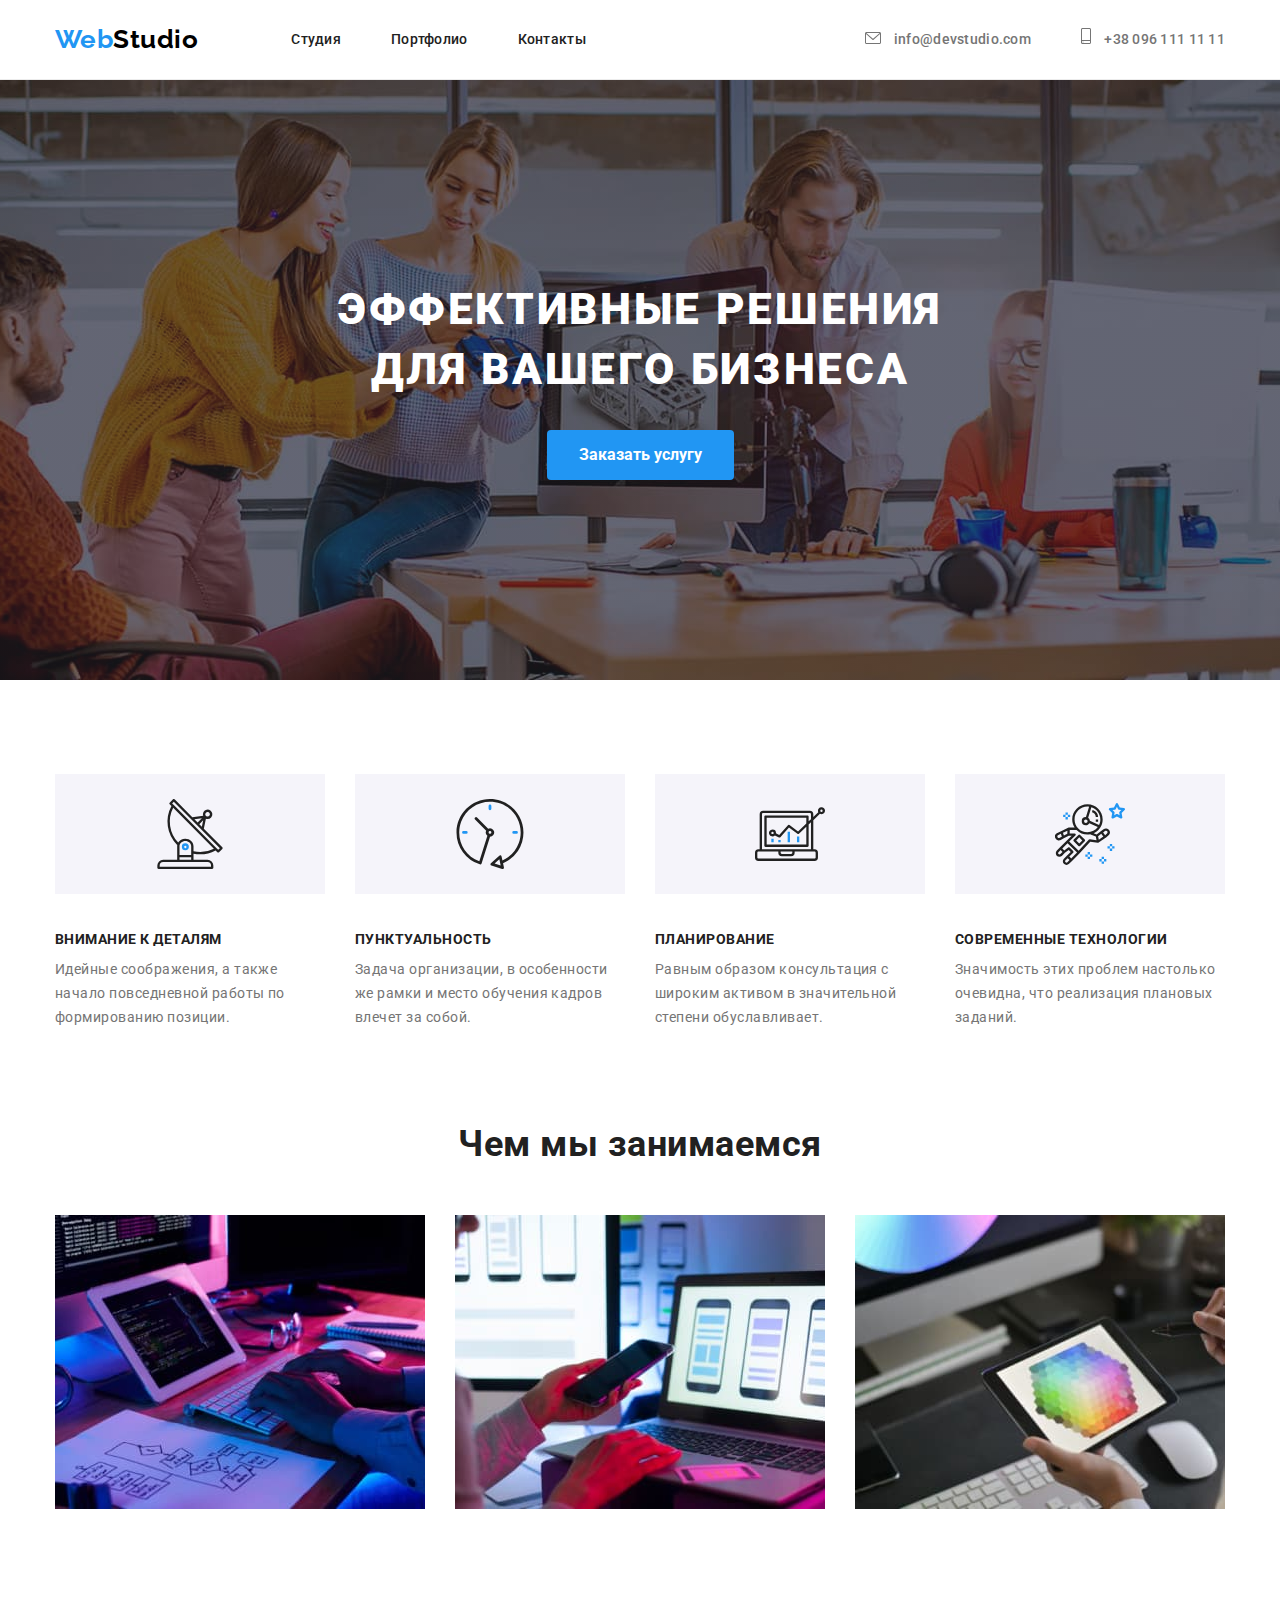
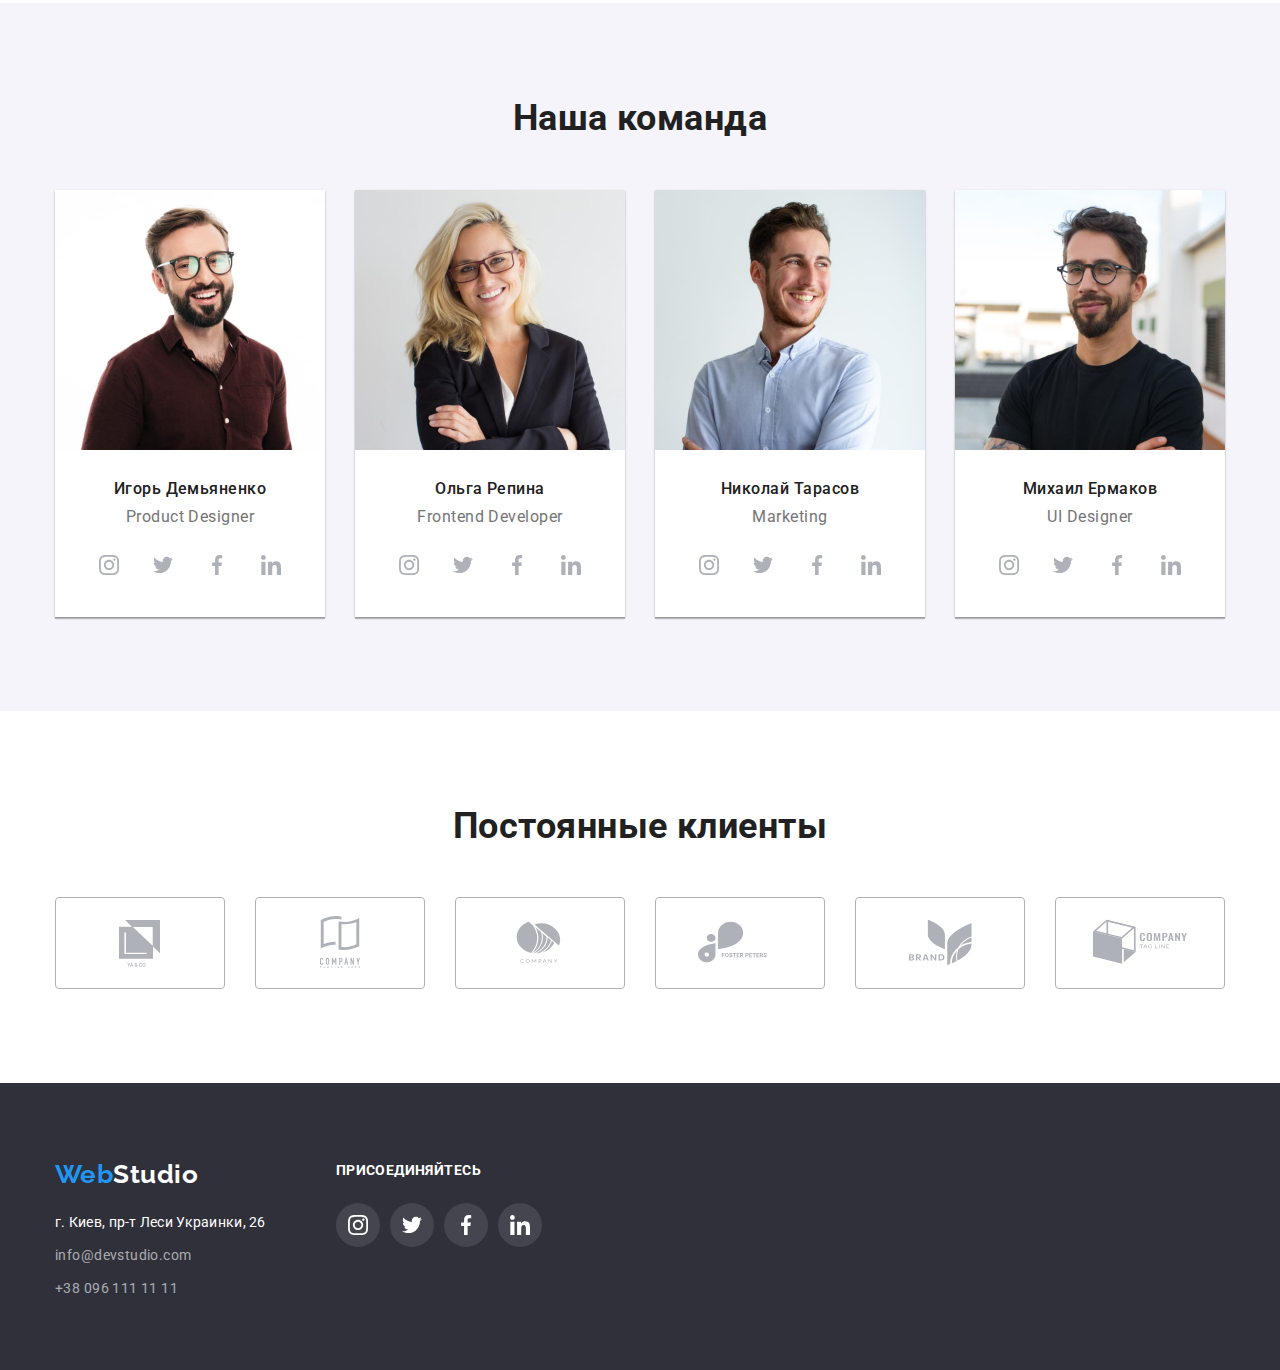
<file: index.html>
<!DOCTYPE html>
<html lang="ru">
  <head>
    <meta charset="UTF-8" />
    <meta http-equiv="X-UA-Compatible" content="IE=edge" />
    <meta name="viewport" content="width=device-width, initial-scale=1.0" />
    <title>WebStudio</title>

    <link rel="preconnect" href="https://fonts.googleapis.com" />
    <link rel="preconnect" href="https://fonts.gstatic.com" crossorigin />
    <link
      href="https://fonts.googleapis.com/css2?family=Raleway:wght@700&family=Roboto:wght@400;500;700;900&display=swap"
      rel="stylesheet"
    />
    <link
      rel="stylesheet"
      href="https://cdnjs.cloudflare.com/ajax/libs/modern-normalize/1.1.0/modern-normalize.min.css"
    />
    <link rel="stylesheet" href="./css/style.css" />
  </head>
  <body>
    <header>
      <div class="container navigation">
        <nav>
          <div class="logo-name">
            <a href="./index.html" class="logo"
              >Web<span class="logo-stud">Studio</span></a
            >
          </div>
          <ul class="links">
            <li class="links-item">
              <a href=" " class="link active">Студия</a>
            </li>
            <li class="links-item">
              <a href="./portfolio.html" class="link">Портфолио</a>
            </li>
            <li class="links-item"><a href=" " class="link">Контакты</a></li>
          </ul>
        </nav>
        <address>
          <ul class="contact-links">
            <li class="links-item">
              <a href="mailto:info@devstudio.com" class="link email">
                <svg class="email-icon">
                  <use href="./images/symbol-defs.svg#email-icon"></use>
                </svg>
                info@devstudio.com</a
              >
            </li>
            <li class="links-item">
              <a href="tel:+380961111111" class="link tel">
                <svg class="tel-icon">
                  <use href="./images/symbol-defs.svg#tel-icon"></use>
                </svg>
                +38 096 111 11 11</a
              >
            </li>
          </ul>
        </address>
      </div>
    </header>
    <main>
      <section class="mains">
        <div class="container main">
          <h1 class="main-caption">
            Эффективные решения<br />для вашего бизнеса
          </h1>
          <button type="button">Заказать услугу</button>
        </div>
      </section>

      <section class="profits">
        <div class="container profit">
          <ul class="profits-list">
            <li class="profits-item icon-antenna">
              <h3 class="about-title">ВНИМАНИЕ К ДЕТАЛЯМ</h3>
              <p class="about-text">
                Идейные соображения, а также начало повседневной работы по
                формированию позиции.
              </p>
            </li>
            <li class="profits-item icon-clock">
              <h3 class="about-title">ПУНКТУАЛЬНОСТЬ</h3>
              <p class="about-text">
                Задача организации, в особенности же рамки и место обучения
                кадров влечет за собой.
              </p>
            </li>
            <li class="profits-item icon-diagram">
              <h3 class="about-title">ПЛАНИРОВАНИЕ</h3>
              <p class="about-text">
                Равным образом консультация с широким активом в значительной
                степени обуславливает.
              </p>
            </li>
            <li class="profits-item icon-astronaut">
              <h3 class="about-title">СОВРЕМЕННЫЕ ТЕХНОЛОГИИ</h3>
              <p class="about-text">
                Значимость этих проблем настолько очевидна, что реализация
                плановых заданий.
              </p>
            </li>
          </ul>
        </div>
      </section>

      <section class="works">
        <div class="container work">
          <h2 class="section-title">Чем мы занимаемся</h2>
          <ul class="foto">
            <li class="foto-work">
              <img src="images/img1.jpg" width="370" alt="Фото1" />
            </li>
            <li class="foto-work">
              <img src="images/img2.jpg" width="370" alt="Фото2" />
            </li>
            <li class="foto-work">
              <img src="images/img3.jpg" width="370" alt="Фото3" />
            </li>
          </ul>
        </div>
      </section>
      <section class="abouts">
        <div class="container about">
          <h2 class="section-title">Наша команда</h2>
          <ul class="command-list">
            <li class="foto-people">
              <img
                class="about-image"
                src="images/prod_dis.jpg"
                width="270"
                height="260"
                alt="Product Designer"
              />
              <div class="personal">
                <p class="name">Игорь Демьяненко</p>
                <p class="position">Product Designer</p>
                <ul class="personal-list">
                  <li class="personal-item">
                    <a href="#" class="personal-link">
                      <svg class="personal-icon" width="20" height="20">
                        <use
                          href="./images/symbol-defs.svg#icon-instagram"
                        ></use>
                      </svg>
                    </a>
                  </li>
                  <li class="personal-item">
                    <a href="#" class="personal-link">
                      <svg class="personal-icon" width="20" height="20">
                        <use href="./images/symbol-defs.svg#icon-twitter"></use>
                      </svg>
                    </a>
                  </li>
                  <li class="personal-item">
                    <a href="#" class="personal-link">
                      <svg class="personal-icon" width="20" height="20">
                        <use
                          href="./images/symbol-defs.svg#icon-facebook"
                        ></use>
                      </svg>
                    </a>
                  </li>
                  <li class="personal-item">
                    <a href="#" class="personal-link">
                      <svg class="personal-icon" width="20" height="20">
                        <use
                          href="./images/symbol-defs.svg#icon-linkedin"
                        ></use>
                      </svg>
                    </a>
                  </li>
                </ul>
              </div>
            </li>
            <li class="foto-people">
              <img
                class="about-image"
                src="images/front_dev.jpg"
                width="270"
                height="260"
                alt="Frontend Developer"
              />
              <div class="personal">
                <p class="name">Ольга Репина</p>
                <p class="position">Frontend Developer</p>
                <ul class="personal-list">
                  <li class="personal-item">
                    <a href="#" class="personal-link">
                      <svg class="personal-icon" width="20" height="20">
                        <use
                          href="./images/symbol-defs.svg#icon-instagram"
                        ></use>
                      </svg>
                    </a>
                  </li>
                  <li class="personal-item">
                    <a href="#" class="personal-link">
                      <svg class="personal-icon" width="20" height="20">
                        <use href="./images/symbol-defs.svg#icon-twitter"></use>
                      </svg>
                    </a>
                  </li>
                  <li class="personal-item">
                    <a href="#" class="personal-link">
                      <svg class="personal-icon" width="20" height="20">
                        <use
                          href="./images/symbol-defs.svg#icon-facebook"
                        ></use>
                      </svg>
                    </a>
                  </li>
                  <li class="personal-item">
                    <a href="#" class="personal-link">
                      <svg class="personal-icon" width="20" height="20">
                        <use
                          href="./images/symbol-defs.svg#icon-linkedin"
                        ></use>
                      </svg>
                    </a>
                  </li>
                </ul>
              </div>
            </li>
            <li class="foto-people">
              <img
                class="about-image"
                src="images/mark.jpg"
                width="270"
                height="260"
                alt="Marketing"
              />
              <div class="personal">
                <p class="name">Николай Тарасов</p>
                <p class="position">Marketing</p>
                <ul class="personal-list">
                  <li class="personal-item">
                    <a href="#" class="personal-link">
                      <svg class="personal-icon" width="20" height="20">
                        <use
                          href="./images/symbol-defs.svg#icon-instagram"
                        ></use>
                      </svg>
                    </a>
                  </li>
                  <li class="personal-item">
                    <a href="#" class="personal-link">
                      <svg class="personal-icon" width="20" height="20">
                        <use href="./images/symbol-defs.svg#icon-twitter"></use>
                      </svg>
                    </a>
                  </li>
                  <li class="personal-item">
                    <a href="#" class="personal-link">
                      <svg class="personal-icon" width="20" height="20">
                        <use
                          href="./images/symbol-defs.svg#icon-facebook"
                        ></use>
                      </svg>
                    </a>
                  </li>
                  <li class="personal-item">
                    <a href="#" class="personal-link">
                      <svg class="personal-icon" width="20" height="20">
                        <use
                          href="./images/symbol-defs.svg#icon-linkedin"
                        ></use>
                      </svg>
                    </a>
                  </li>
                </ul>
              </div>
            </li>
            <li class="foto-people">
              <img
                class="about-image"
                src="images/ul_des.jpg"
                width="270"
                height="260"
                alt="UI Designer"
              />
              <div class="personal">
                <p class="name">Михаил Ермаков</p>
                <p class="position">UI Designer</p>
                <ul class="personal-list">
                  <li class="personal-item">
                    <a href="#" class="personal-link">
                      <svg class="personal-icon" width="20" height="20">
                        <use
                          href="./images/symbol-defs.svg#icon-instagram"
                        ></use>
                      </svg>
                    </a>
                  </li>
                  <li class="personal-item">
                    <a href="#" class="personal-link">
                      <svg class="personal-icon" width="20" height="20">
                        <use href="./images/symbol-defs.svg#icon-twitter"></use>
                      </svg>
                    </a>
                  </li>
                  <li class="personal-item">
                    <a href="#" class="personal-link">
                      <svg class="personal-icon" width="20" height="20">
                        <use
                          href="./images/symbol-defs.svg#icon-facebook"
                        ></use>
                      </svg>
                    </a>
                  </li>
                  <li class="personal-item">
                    <a href="#" class="personal-link">
                      <svg class="personal-icon" width="20" height="20">
                        <use
                          href="./images/symbol-defs.svg#icon-linkedin"
                        ></use>
                      </svg>
                    </a>
                  </li>
                </ul>
              </div>
            </li>
          </ul>
        </div>
      </section>
      <section class="clients">
        <div class="container">
          <h2 class="section-title">Постоянные клиенты</h2>
          <ul class="clients-list">
            <li class="clients-item">
              <a href="" class="clients-link">
                <svg class="clients-icons" width="106" height="60">
                  <use href="./images/symbol-defs.svg#icon-client1"></use>
                </svg>
              </a>
            </li>
            <li class="clients-item">
              <a href="" class="clients-link">
                <svg class="clients-icons" width="106" heigth="60">
                  <use href="./images/symbol-defs.svg#icon-client2"></use>
                </svg>
              </a>
            </li>
            <li class="clients-item">
              <a href="" class="clients-link">
                <svg class="clients-icons" width="106" heigth="60">
                  <use href="./images/symbol-defs.svg#icon-client3"></use>
                </svg>
              </a>
            </li>
            <li class="clients-item">
              <a href="" class="clients-link">
                <svg class="clients-icons" width="106" heigth="60">
                  <use href="./images/symbol-defs.svg#icon-client4"></use>
                </svg>
              </a>
            </li>
            <li class="clients-item">
              <a href="" class="clients-link">
                <svg class="clients-icons" width="106" heigth="60">
                  <use href="./images/symbol-defs.svg#icon-client5"></use>
                </svg>
              </a>
            </li>
            <li class="clients-item">
              <a href="" class="clients-link">
                <svg class="clients-icons" width="106" heigth="60">
                  <use href="./images/symbol-defs.svg#icon-client6"></use>
                </svg>
              </a>
            </li>
          </ul>
        </div>
      </section>
    </main>
    <footer>
      <div class="container">
        <ul class="info-end">
          <li class="info-item">
            <div class="logo-end">
              <a href="./index.html" class="logo"
                >Web<span class="logo-stud">Studio</span></a
              >
            </div>
            <address>
              <ul class="contacts">
                <li class="contacts-item">
                  <a
                    href="https://goo.gl/maps/oR3F1YAG6LvCoMsa9"
                    target="_blank"
                    rel="noopener noreferrer"
                    class="link-adress"
                    >г. Киев, пр-т Леси Украинки, 26</a
                  >
                </li>
                <li class="contacts-item">
                  <a href="mailto:info@devstudio.com" class="link-end"
                    >info@devstudio.com</a
                  >
                </li>
                <li class="contacts-item">
                  <a href="tel:+380961111111" class="link-end"
                    >+38 096 111 11 11</a
                  >
                </li>
              </ul>
            </address>
          </li>
          <li class="info-item">
            <h4 class="social-title">ПРИСОЕДИНЯЙТЕСЬ</h4>
            <ul class="social-list">
              <li class="social-item">
                <a href="#" class="social-link">
                  <svg class="social-icon" width="20" height="20">
                    <use href="./images/symbol-defs.svg#icon-instagram"></use>
                  </svg>
                </a>
              </li>
              <li class="social-item">
                <a href="#" class="social-link">
                  <svg class="social-icon" width="20" height="20">
                    <use href="./images/symbol-defs.svg#icon-twitter"></use>
                  </svg>
                </a>
              </li>
              <li class="social-item">
                <a href="#" class="social-link">
                  <svg class="social-icon" width="20" height="20">
                    <use href="./images/symbol-defs.svg#icon-facebook"></use>
                  </svg>
                </a>
              </li>
              <li class="social-item">
                <a href="#" class="social-link">
                  <svg class="social-icon" width="20px" height="20px">
                    <use href="./images/symbol-defs.svg#icon-linkedin"></use>
                  </svg>
                </a>
              </li>
            </ul>
          </li>
        </ul>
      </div>
    </footer>
  </body>
</html>
</file>
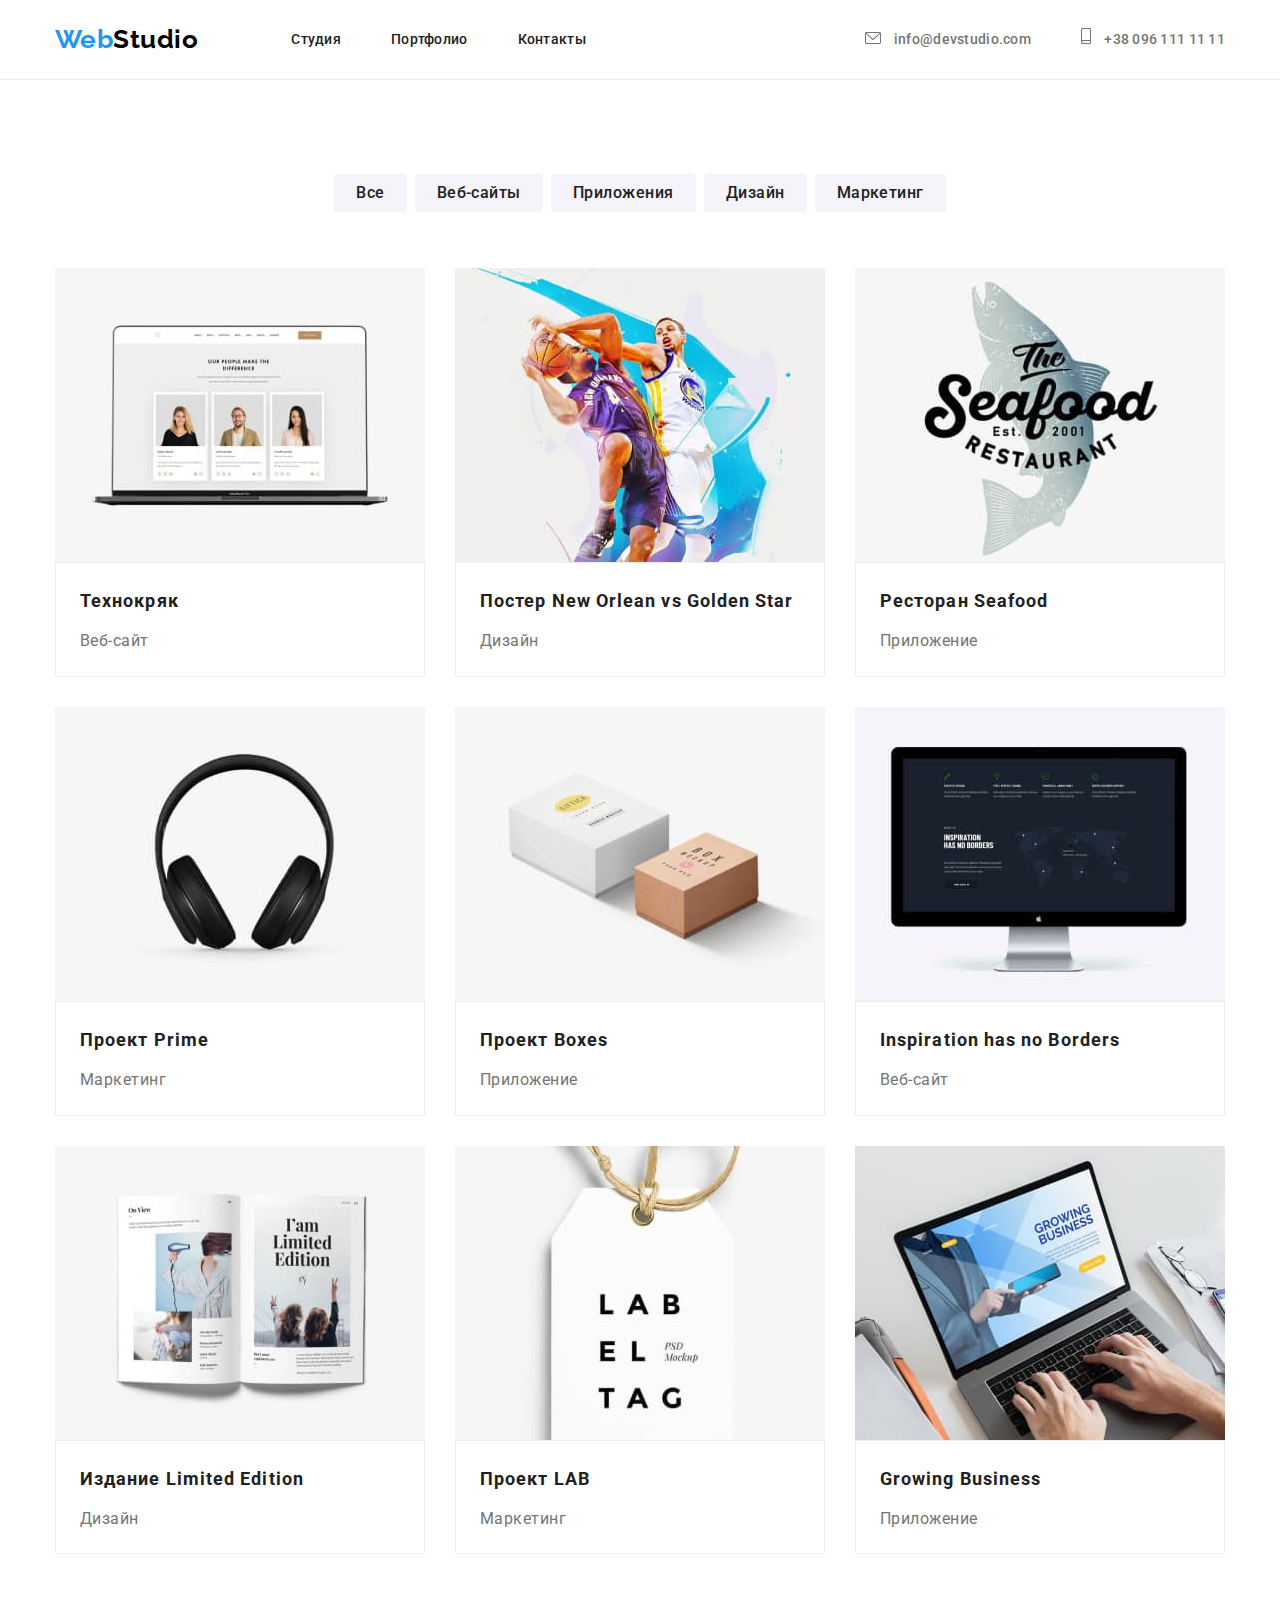
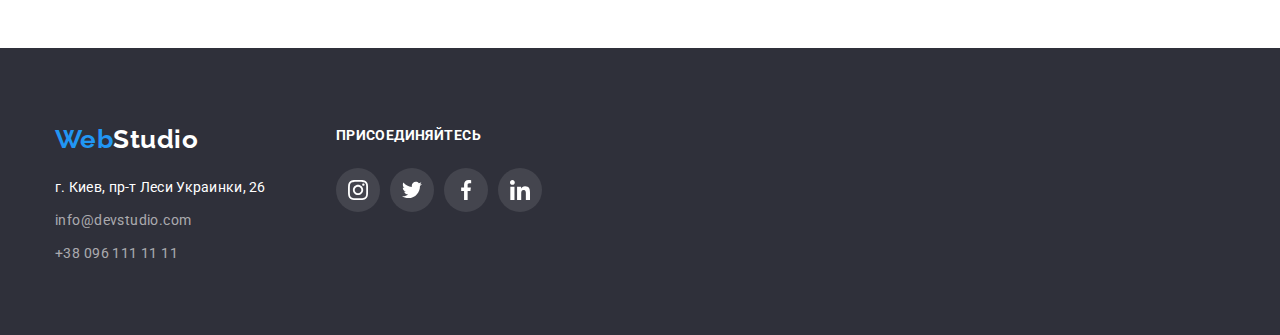
<file: portfolio.html>
<!DOCTYPE html>
<html lang="ru">
  <head>
    <meta charset="UTF-8" />
    <meta http-equiv="X-UA-Compatible" content="IE=edge" />
    <meta name="viewport" content="width=device-width, initial-scale=1.0" />
    <title>Portfolio</title>
    <link rel="preconnect" href="https://fonts.googleapis.com" />
    <link rel="preconnect" href="https://fonts.gstatic.com" crossorigin />
    <link
      href="https://fonts.googleapis.com/css2?family=Raleway:wght@700&family=Roboto:wght@400;500;700;900&display=swap"
      rel="stylesheet"
    />
    <link
      rel="stylesheet"
      href="https://cdnjs.cloudflare.com/ajax/libs/modern-normalize/1.1.0/modern-normalize.min.css"
    />
    <link rel="stylesheet" href="./css/style.css" />
  </head>
  <body>
    <header>
      <div class="container navigation">
        <nav>
          <div class="logo-name">
            <a href="./index.html" class="logo"
              >Web<span class="logo-stud">Studio</span></a
            >
          </div>
          <ul class="links">
            <li class="links-item">
              <a href="index.html" class="link">Студия</a>
            </li>
            <li class="links-item">
              <a href=" " class="link active">Портфолио</a>
            </li>
            <li class="links-item"><a href=" " class="link">Контакты</a></li>
          </ul>
        </nav>
        <address>
          <ul class="contact-links">
            <li class="links-item">
              <a href="mailto:info@devstudio.com" class="link email">
                <svg class="email-icon">
                  <use href="./images/symbol-defs.svg#email-icon"></use>
                </svg>
                info@devstudio.com</a
              >
            </li>
            <li class="links-item">
              <a href="tel:+380961111111" class="link tel">
                <svg class="tel-icon">
                  <use href="./images/symbol-defs.svg#tel-icon"></use>
                </svg>
                +38 096 111 11 11</a
              >
            </li>
          </ul>
        </address>
      </div>
    </header>
    <main>
      <section class="projects">
        <div class="container project">
          <h1 class="hide">Сортировка</h1>
          <ul class="button-list">
            <li class="button-item">
              <button type="button" class="projects-button">Все</button>
            </li>
            <li class="button-item">
              <button type="button" class="projects-button">Веб-сайты</button>
            </li>
            <li class="button-item">
              <button type="button" class="projects-button">Приложения</button>
            </li>
            <li class="button-item">
              <button type="button" class="projects-button">Дизайн</button>
            </li>
            <li class="button-item">
              <button type="button" class="projects-button">Маркетинг</button>
            </li>
          </ul>

          <h2 class="hide">Наши работы</h2>
          <ul class="project-list">
            <li class="project-foto">
              <img
                src="./images/tehno.jpg"
                width="370"
                height="294"
                alt="tehno"
              />
              <div class="title">
                <p class="title-name">Технокряк</p>
                <p class="title-discription">Веб-сайт</p>
              </div>
            </li>
            <li class="project-foto">
              <img
                src="./images/poster.jpg"
                width="370"
                height="294"
                alt="poster"
              />
              <div class="title">
                <p class="title-name">Постер New Orlean vs Golden Star</p>
                <p class="title-discription">Дизайн</p>
              </div>
            </li>
            <li class="project-foto">
              <img
                src="./images/rest.jpg"
                width="370"
                height="294"
                alt="rest"
              />
              <div class="title">
                <p class="title-name">Ресторан Seafood</p>
                <p class="title-discription">Приложение</p>
              </div>
            </li>
            <li class="project-foto">
              <img
                src="./images/prime.jpg"
                width="370"
                height="294"
                alt="prime"
              />
              <div class="title">
                <p class="title-name">Проект Prime</p>
                <p class="title-discription">Маркетинг</p>
              </div>
            </li>
            <li class="project-foto">
              <img
                src="./images/boxes.jpg"
                width="370"
                height="294"
                alt="boxes"
              />
              <div class="title">
                <p class="title-name">Проект Boxes</p>
                <p class="title-discription">Приложение</p>
              </div>
            </li>
            <li class="project-foto">
              <img
                src="./images/monitor.jpg"
                width="370"
                height="294"
                alt="monitor"
              />
              <div class="title">
                <p class="title-name">Inspiration has no Borders</p>
                <p class="title-discription">Веб-сайт</p>
              </div>
            </li>
            <li class="project-foto">
              <img
                src="./images/magaz.jpg"
                width="370"
                height="294"
                alt="magazine"
              />
              <div class="title">
                <p class="title-name">Издание Limited Edition</p>
                <p class="title-discription">Дизайн</p>
              </div>
            </li>
            <li class="project-foto">
              <img src="./images/lab.jpg" width="370" height="294" alt="lab" />
              <div class="title">
                <p class="title-name">Проект LAB</p>
                <p class="title-discription">Маркетинг</p>
              </div>
            </li>
            <li class="project-foto">
              <img
                src="./images/bisness.jpg"
                width="370"
                height="294"
                alt="bisness"
              />
              <div class="title">
                <p class="title-name">Growing Business</p>
                <p class="title-discription">Приложение</p>
              </div>
            </li>
          </ul>
        </div>
      </section>
    </main>
    <footer>
      <div class="container">
        <ul class="info-end">
          <li class="info-item">
            <div class="logo-end">
              <a href="./index.html" class="logo"
                >Web<span class="logo-stud">Studio</span></a
              >
            </div>
            <address>
              <ul class="contacts">
                <li class="contacts-item">
                  <a
                    href="https://goo.gl/maps/oR3F1YAG6LvCoMsa9"
                    target="_blank"
                    rel="noopener noreferrer"
                    class="link-adress"
                    >г. Киев, пр-т Леси Украинки, 26</a
                  >
                </li>
                <li class="contacts-item">
                  <a href="mailto:info@devstudio.com" class="link-end"
                    >info@devstudio.com</a
                  >
                </li>
                <li class="contacts-item">
                  <a href="tel:+380961111111" class="link-end"
                    >+38 096 111 11 11</a
                  >
                </li>
              </ul>
            </address>
          </li>
          <li class="info-item">
            <h4 class="social-title">ПРИСОЕДИНЯЙТЕСЬ</h4>
            <ul class="social-list">
              <li class="social-item">
                <a href="#" class="social-link">
                  <svg class="social-icon" width="20" height="20">
                    <use href="./images/symbol-defs.svg#icon-instagram"></use>
                  </svg>
                </a>
              </li>
              <li class="social-item">
                <a href="#" class="social-link">
                  <svg class="social-icon" width="20" height="20">
                    <use href="./images/symbol-defs.svg#icon-twitter"></use>
                  </svg>
                </a>
              </li>
              <li class="social-item">
                <a href="#" class="social-link">
                  <svg class="social-icon" width="20" height="20">
                    <use href="./images/symbol-defs.svg#icon-facebook"></use>
                  </svg>
                </a>
              </li>
              <li class="social-item">
                <a href="#" class="social-link">
                  <svg class="social-icon" width="20px" height="20px">
                    <use href="./images/symbol-defs.svg#icon-linkedin"></use>
                  </svg>
                </a>
              </li>
            </ul>
          </li>
        </ul>
      </div>
    </footer>
  </body>
</html>
</file>
<file: css/style.css>
:root {
  --title-color: #ffffff;
  --main-color: #212121;
  --text-color: #757575;
  --link-color: #2196f3;
  --projects-color: #f5f4fa;
  --boder-color: #eeee;
  --back-color: #2f303a;
  --icons-color: #afb1b8;
}
body {
  background-color: #ffffff;
  font-family: Roboto, sans-serif;
  letter-spacing: 0.03em;
  color: var(--text-color);
}
.container {
  width: 1200px;
  padding: 0 15px;
  margin-left: auto;
  margin-right: auto;
}
header {
  background-color: var(--title-color);
  border-bottom: 1px solid #ececec;
}
.container.navigation {
  display: flex;
  align-items: center;
}

.container.profit {
  display: flex;
  align-items: center;
}
.profits {
  padding-bottom: 94px;
  padding-top: 94px;
  background-color: var(--title-color);
}

.works {
  background-color: var(--title-color);
  padding-bottom: 94px;
}
.mains {
  padding: 200px 0 200px 0;
  background-color: var(--back-color);
  background-image: linear-gradient(
      to right,
      rgba(47, 48, 58, 0.4),
      rgba(47, 48, 58, 0.4)
    ),
    url(../images/Img-overlay.jpg);
  height: 600px;
  background-size: 1600px;
  background-repeat: no-repeat;
  background-position: center;
  background-size: cover;
}

.hide {
  display: none;
}

.container.main {
  text-align: center;
}
.abouts {
  padding-top: 94px;
  padding-bottom: 94px;
  background-color: var(--projects-color);
}

.container.about {
  align-items: center;
}
.projects,
.clients {
  background-color: var(--title-color);
  padding-top: 94px;
  padding-bottom: 94px;
}

.logo {
  font-family: Raleway, sans-serif;
  font-weight: 700;
  font-size: 26px;
  line-height: 1.2;
  text-decoration: none;
  color: var(--link-color);
}
.logo-stud {
  color: #000;
}
.logo-name {
  display: flex;
  padding-top: 24px;
  padding-bottom: 24px;
  margin-right: 93px;
}

.logo-end {
  margin-bottom: 20px;
}

.link,
.link-adress,
.link-end {
  line-height: 1.14;
  color: var(--main-color);
  text-decoration: none;
  letter-spacing: 0.02em;
  font-style: normal;
  font-weight: 500;
}
.link-adress {
  font-weight: 400;
}

.link.tel,
.link.email {
  color: var(--text-color);
}
.link:hover {
  color: var(--link-color);
}
.link:focus {
  color: var(--link-color);
}

button:focus {
  background-color: var(--link-color);
  color: var(--title-color);
  box-shadow: 0px 3px 1px rgba(0, 0, 0, 0.1), 0px 1px 2px rgba(0, 0, 0, 0.08),
    0px 2px 2px rgba(0, 0, 0, 0.12);
}

.links,
.contact-links,
nav,
.button-list {
  display: flex;
  align-items: center;
}

.links-item {
  margin-right: 50px;
  padding-top: 24px;
  padding-bottom: 24px;
}

.links-item:last-child {
  margin-right: 0;
}
img {
  display: block;
}
.foto-work:last-child {
  margin-right: 0;
}

.foto-people:last-child {
  margin-right: 0;
}
.button-item:last-child {
  margin-right: 0;
}

.link-end {
  color: rgba(255, 255, 255, 0.6);
  letter-spacing: 0.03em;
  font-weight: 400;
  margin: 0;
}

address {
  margin-left: auto;
}

ul {
  font-size: 14px;
  line-height: 1.7;
  padding: 0;
  list-style: none;
  margin: 0;
  padding: 0;
}

h1,
h2,
h3,
h4,
p {
  margin-top: 0;
  margin-bottom: 0;
}

.main-caption {
  color: var(--title-color);
  font-weight: 900;
  font-size: 44px;
  line-height: 1.36;
  text-transform: uppercase;
  letter-spacing: 0.06em;
  padding-bottom: 30px;
}

button {
  font-size: 16px;
  line-height: 1.87;
  border: 0;
  background-color: var(--link-color);
  color: var(--title-color);
  border-radius: 4px;
  cursor: pointer;
  padding: 10px 32px 10px 32px;
  font-weight: 700;
}

.section-title {
  font-weight: 700;
  font-size: 36px;
  line-height: 1.17;
  text-align: center;
  color: var(--main-color);
  margin-bottom: 50px;
}

.about-title {
  font-weight: 700;
  font-size: 14px;
  line-height: 1.14;
  color: var(--main-color);
  margin-top: 0;
  margin-bottom: 10px;
}
.about-text {
  font-weight: 400;
  line-height: 1.7;
  font-size: 14px;
  color: var(--text-color);
  margin-bottom: 10px;
}

.name {
  font-weight: 500;
  font-size: 16px;
  line-height: 1.18;
  color: var(--main-color);
  margin-bottom: 10px;
}

.position {
  font-size: 16px;
  line-height: 1.18;
  color: var(--text-color);
}

.personal {
  padding-bottom: 30px;
  padding-top: 30px;
}
footer .logo-stud,
footer .link-adress {
  color: var(--title-color);
}
footer {
  padding-top: 60px;
  padding-bottom: 60px;
  background-color: #2f303a;
  margin-left: auto;
}

.command-list {
  color: var(--title-color);
  background-color: var(--projects-color);
}

.projects-button {
  font-family: roboto;
  font-size: 16px;
  font-weight: 500;
  line-height: 1.62;
  text-align: center;
  border: 0;
  background-color: var(--projects-color);
  color: var(--main-color);
  cursor: pointer;
  letter-spacing: 0.03em;
  padding: 6px 22px;
}

.projects-button:hover {
  background-color: var(--link-color);
  color: var(--title-color);
  box-shadow: 0px 3px 1px rgba(0, 0, 0, 0.1), 0px 1px 2px rgba(0, 0, 0, 0.08),
    0px 2px 2px rgba(0, 0, 0, 0.12);
}

.title {
  padding: 20px 24px;
  border: 1px solid var(--boder-color);
}

.title-name {
  font-weight: 700;
  font-size: 18px;
  line-height: 2;
  color: var(--main-color);
  letter-spacing: 0.06em;
  margin-bottom: 4px;
}

.title-discription {
  font-size: 16px;
  line-height: 1.8;
  padding-top: 4px;
  color: var(--text-color);
  letter-spacing: 0.03em;
}

.link:active {
  color: var(--link-color);
}

.profits-list,
.foto,
.command-list,
.project-list,
.clients-list {
  display: flex;
}

.profits-item {
  min-width: 270px;
}
.profits-item:not(:last-child) {
  margin-right: 30px;
}

.foto-work,
.foto-people,
.clients-item {
  display: block;
  margin-right: 30px;
}

.about-text {
  margin-bottom: 0;
}

.foto-people {
  box-shadow: 0px 1px 3px rgba(0, 0, 0, 0.12), 0px 1px 1px rgba(0, 0, 0, 0.14),
    0px 2px 1px rgba(0, 0, 0, 0.2);
  text-align: center;
  background-color: var(--title-color);
}
.contacts-item {
  margin-bottom: 9px;
}

.project-list {
  flex-wrap: wrap;
  margin-left: auto;
  margin-right: auto;
  justify-items: center;
}
.project-foto {
  margin-right: 30px;
  margin-bottom: 30px;
  width: calc((100% - 60px) / 3);
  cursor: pointer;
}

.project-foto:nth-child(3n) {
  margin-right: 0;
}
.project-foto:nth-last-child(-n + 3) {
  margin-bottom: 0;
}
.button-list {
  flex-wrap: wrap;
  margin-bottom: 56px;
  justify-content: center;
  width: 1170px;
}
.button-item {
  display: block;
  margin-right: 8px;
}
.container button :last-child {
  margin-right: 0;
}

.profits-item::before {
  content: "";
  display: inline-block;
  width: 270px;
  height: 120px;
  background-color: var(--projects-color);
  background-repeat: no-repeat;
  background-position: center;
  margin-bottom: 30px;
}

.email-icon {
  width: 16px;
  height: 12px;
  margin-right: 10px;
  fill: currentColor;
}

.tel-icon {
  width: 10px;
  height: 16px;
  margin-right: 10px;
  fill: currentColor;
}

.icon-antenna::before {
  background-image: url(../images/icons/antenna.svg);
}
.icon-clock::before {
  background-image: url(../images/icons/clock.svg);
}

.icon-diagram::before {
  background-image: url(../images/icons/diagram.svg);
}
.icon-astronaut::before {
  background-image: url(../images/icons/astronaut.svg);
}

.social-title {
  font-weight: 700;
  font-size: 14px;
  color: var(--title-color);
  letter-spacing: 0.03em;
  margin-bottom: 20px;
  text-transform: uppercase;
}
.social-link {
  display: flex;
  width: 100%;
  height: 100%;
  align-items: center;
  justify-content: center;
  border-radius: 50%;
  fill: var(--title-color);
  background-color: rgba(255, 255, 255, 0.1);
}
.social-link:hover,
.social-link:focus {
  background-color: var(--link-color);
}
.personal-link {
  display: flex;
  width: 100%;
  height: 100%;
  align-items: center;
  justify-content: center;
  border-radius: 50%;
  background-color: var(--title-color);
  fill: var(--icons-color);
}
.personal-link:hover,
.personal-link:focus {
  background-color: var(--link-color);
  fill: var(--title-color);
}

.personal-item {
  margin-right: 10px;
  width: 44px;
  height: 44px;
}
.personal-item:last-child {
  margin-right: 0;
}

.personal-list {
  display: flex;
  justify-content: center;
  margin-top: 16px;
}

.info-end {
  display: flex;
  margin-top: 16px;
}
.info-item {
  display: block;
}
.social-list {
  display: flex;
  justify-content: center;
}

.social-item {
  margin-right: 10px;
  width: 44px;
  height: 44px;
}
.social-item:last-child {
  margin-right: 0;
}

.project-foto:hover {
  box-shadow: 0px 1px 1px rgba(0, 0, 0, 0.12), 0px 4px 4px rgba(0, 0, 0, 0.06),
    1px 4px 6px rgba(0, 0, 0, 0.16);
}

.info-item {
  margin-right: 70px;
}

.clients-link {
  display: flex;
  align-items: center;
  justify-content: center;
  width: 100%;
  height: 100%;
  border: 1px solid var(--icons-color);
  cursor: pointer;
  color: var(--icons-color);
  border-radius: 4px;
}
.clients-item {
  width: 170px;
  height: 92px;
}
.clients-icons {
  fill: currentColor;
  padding: 0;
}

.clients-link:hover,
.clients-link:focus {
  border: 1px solid var(--link-color);
  color: var(--link-color);
}
.clients-item:last-child {
  margin-right: 0;
}
</file>
